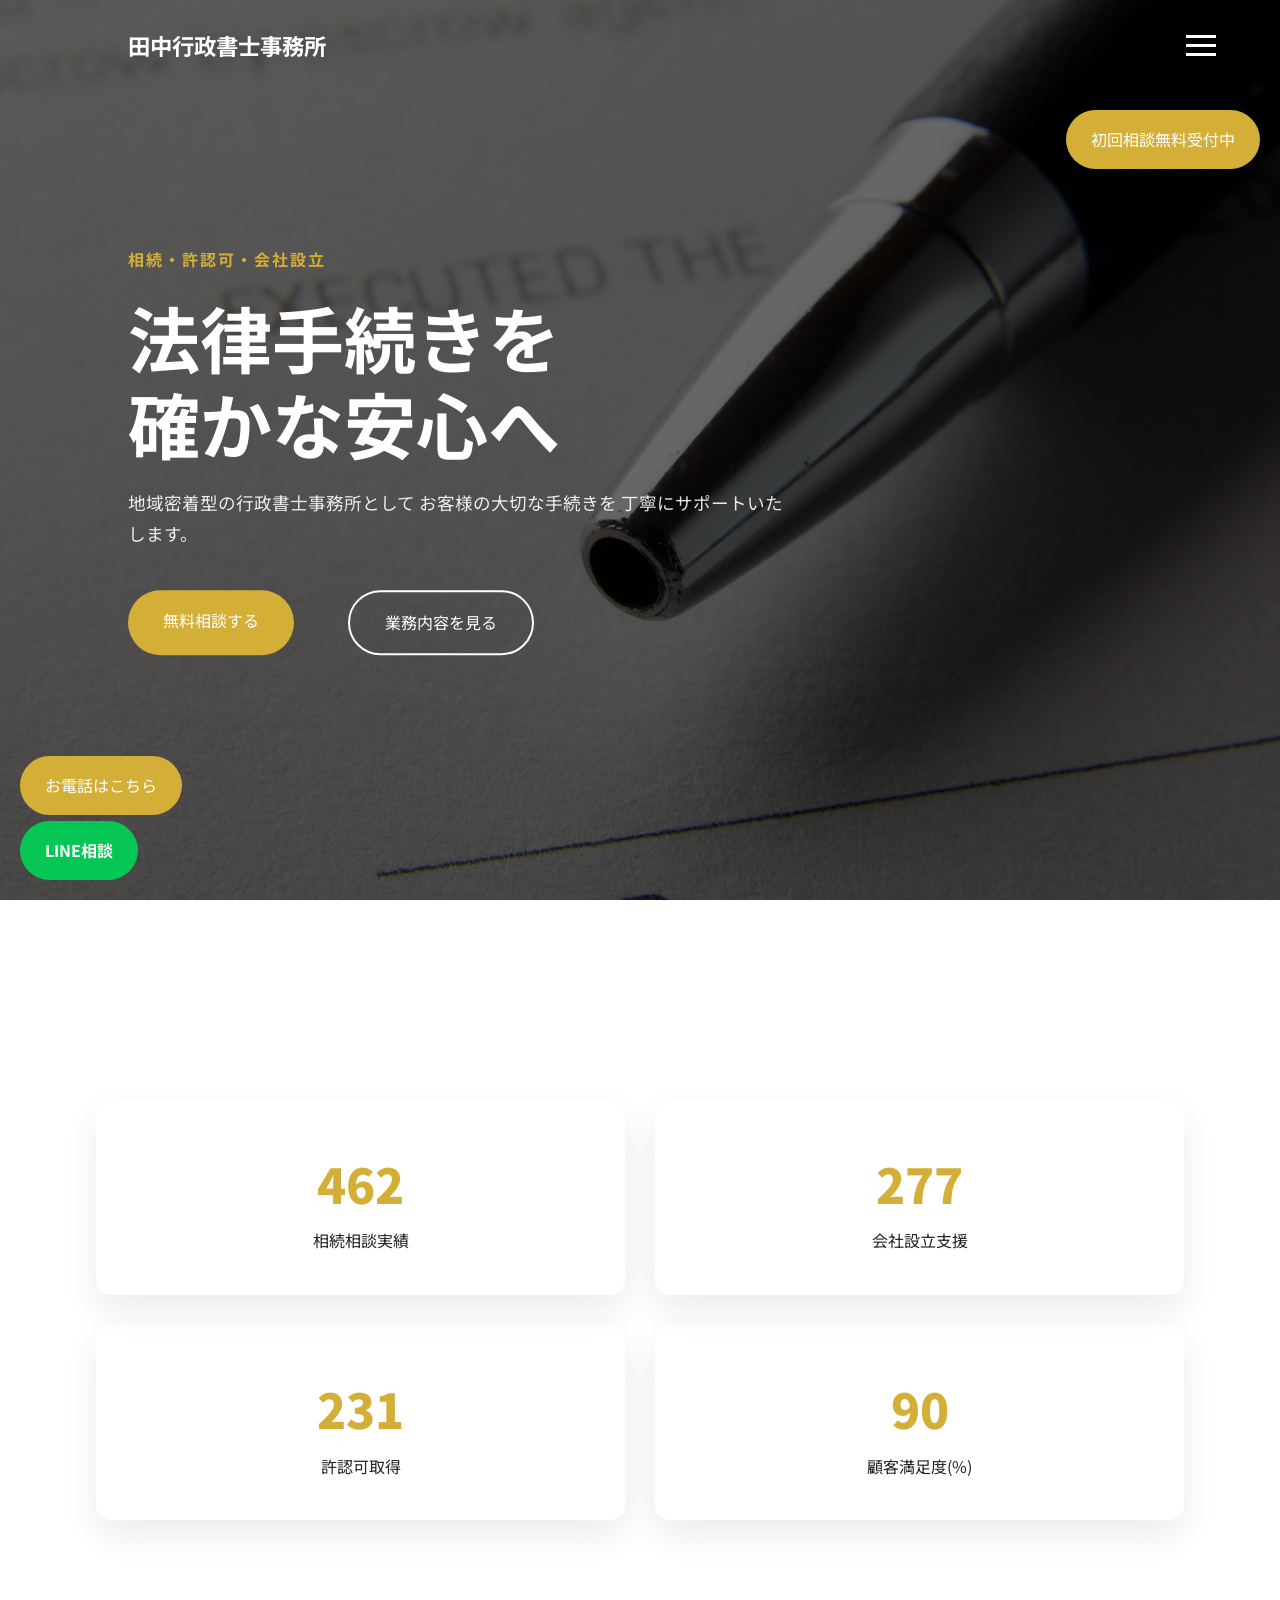
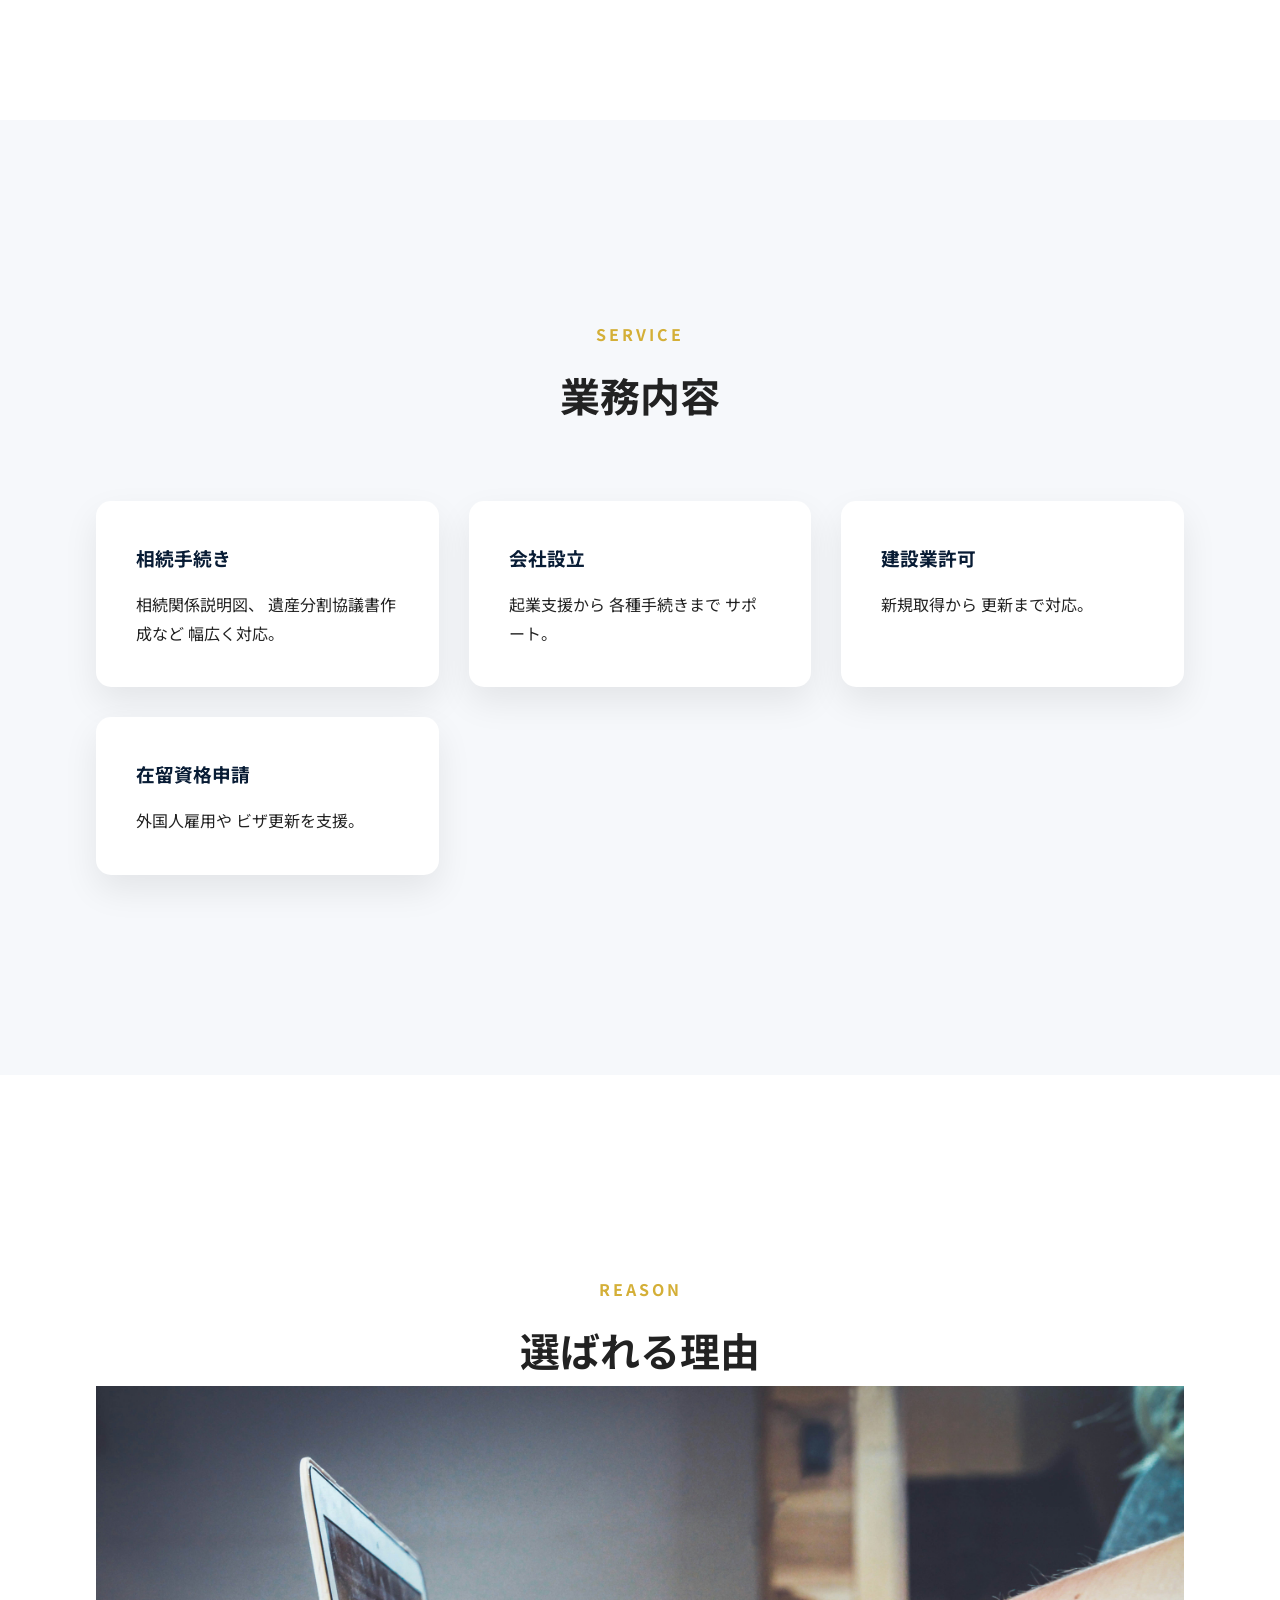
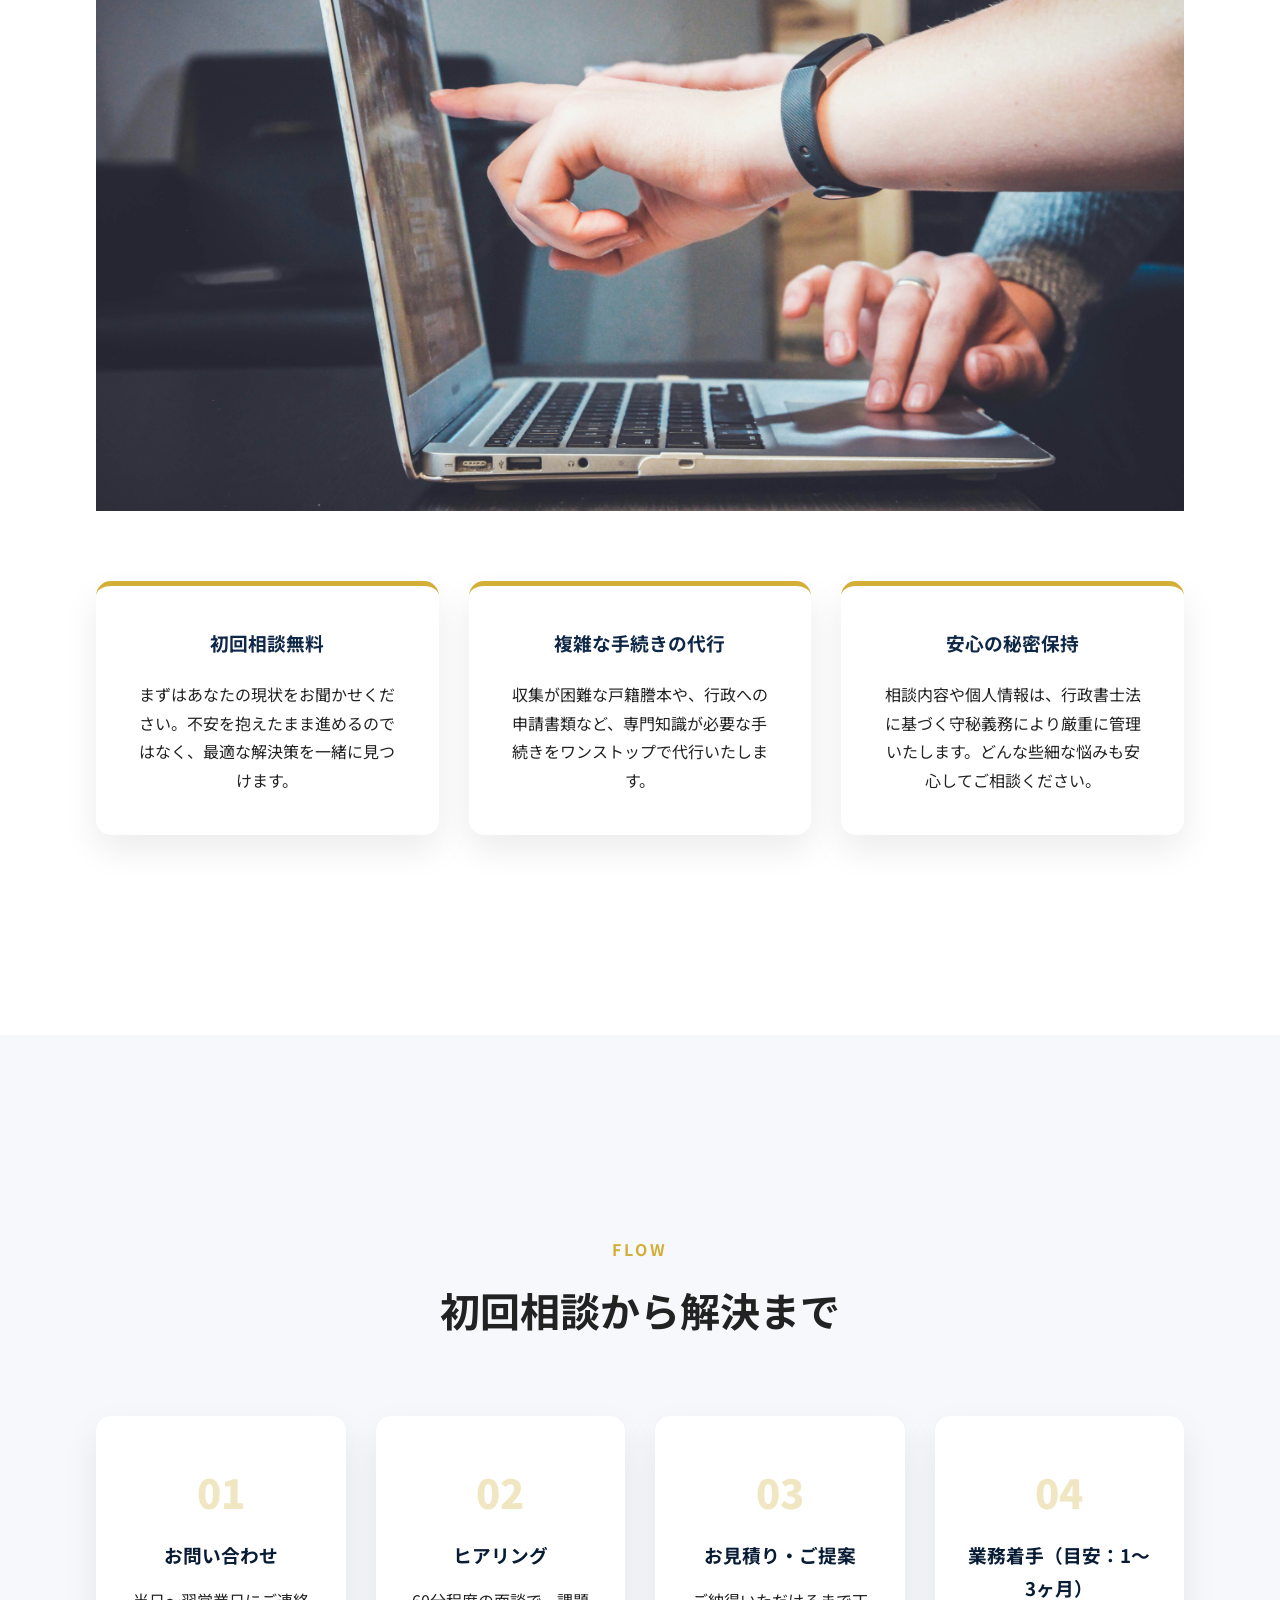
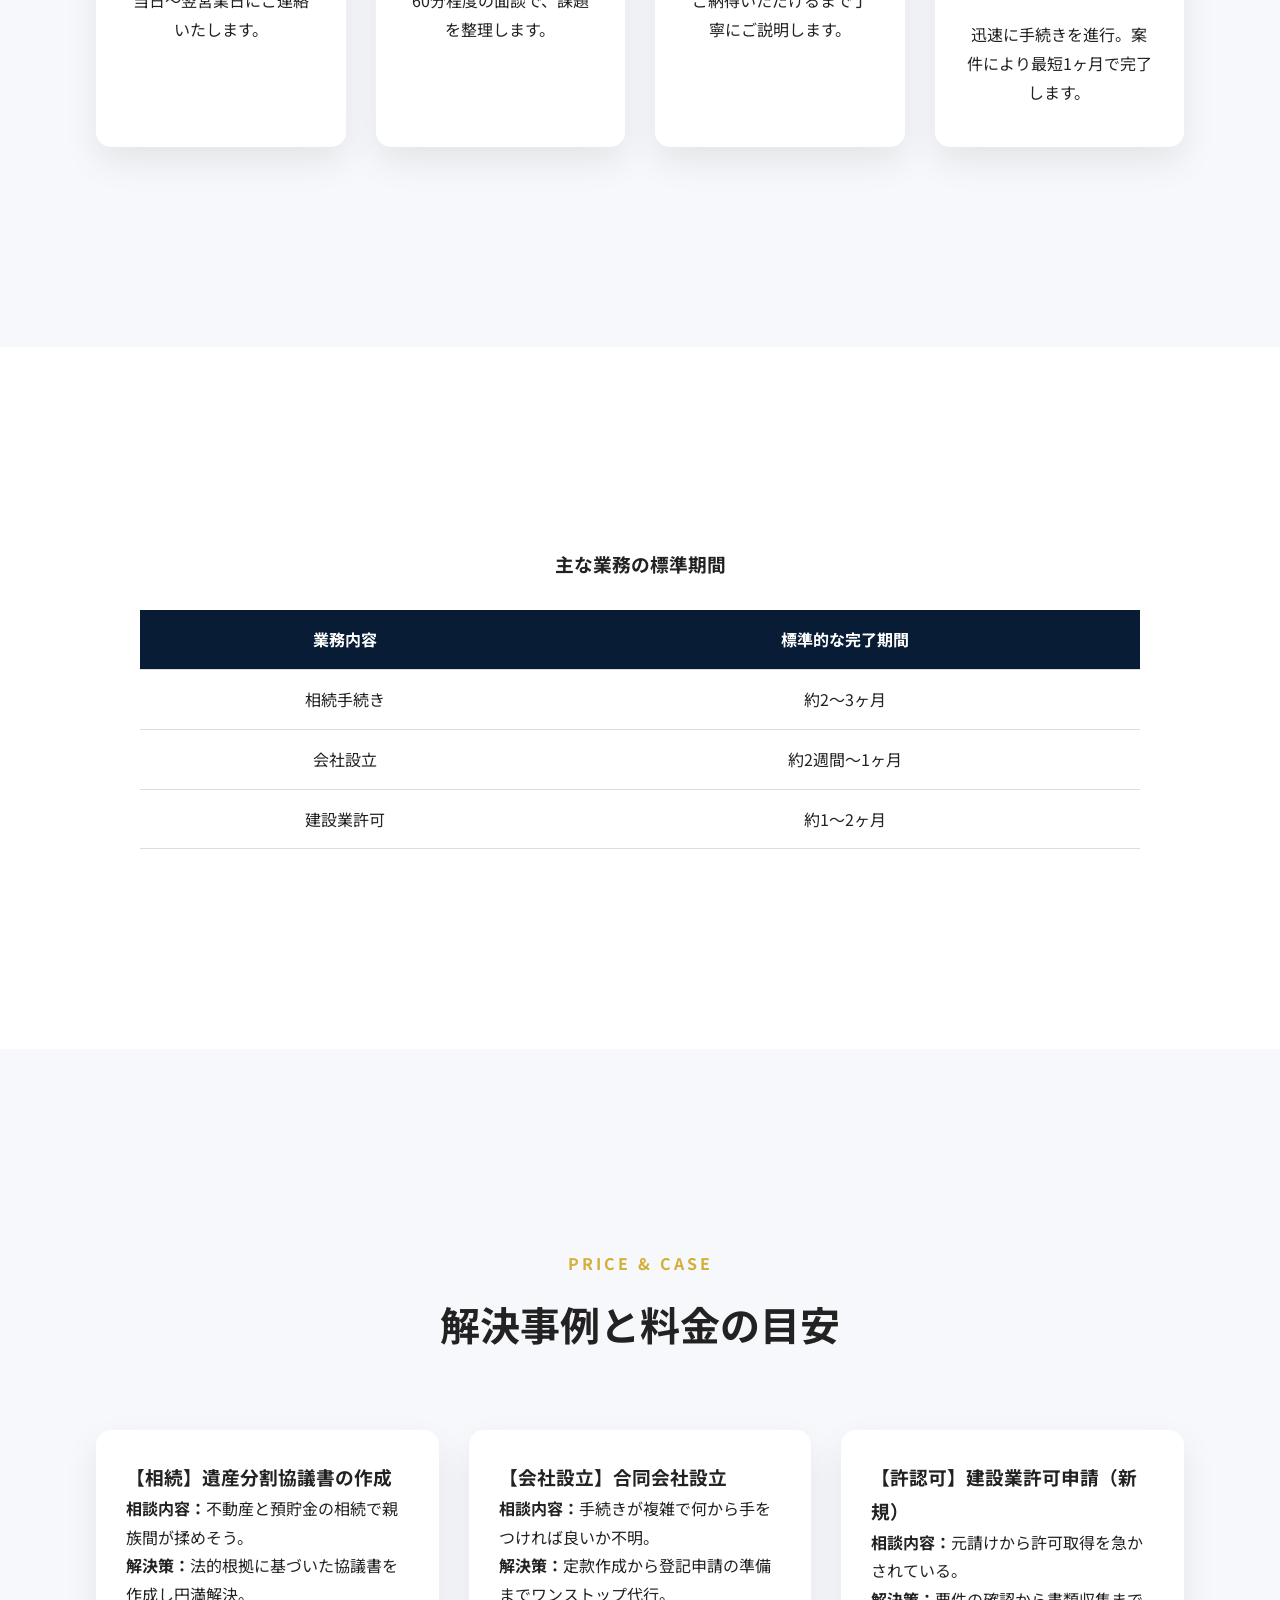
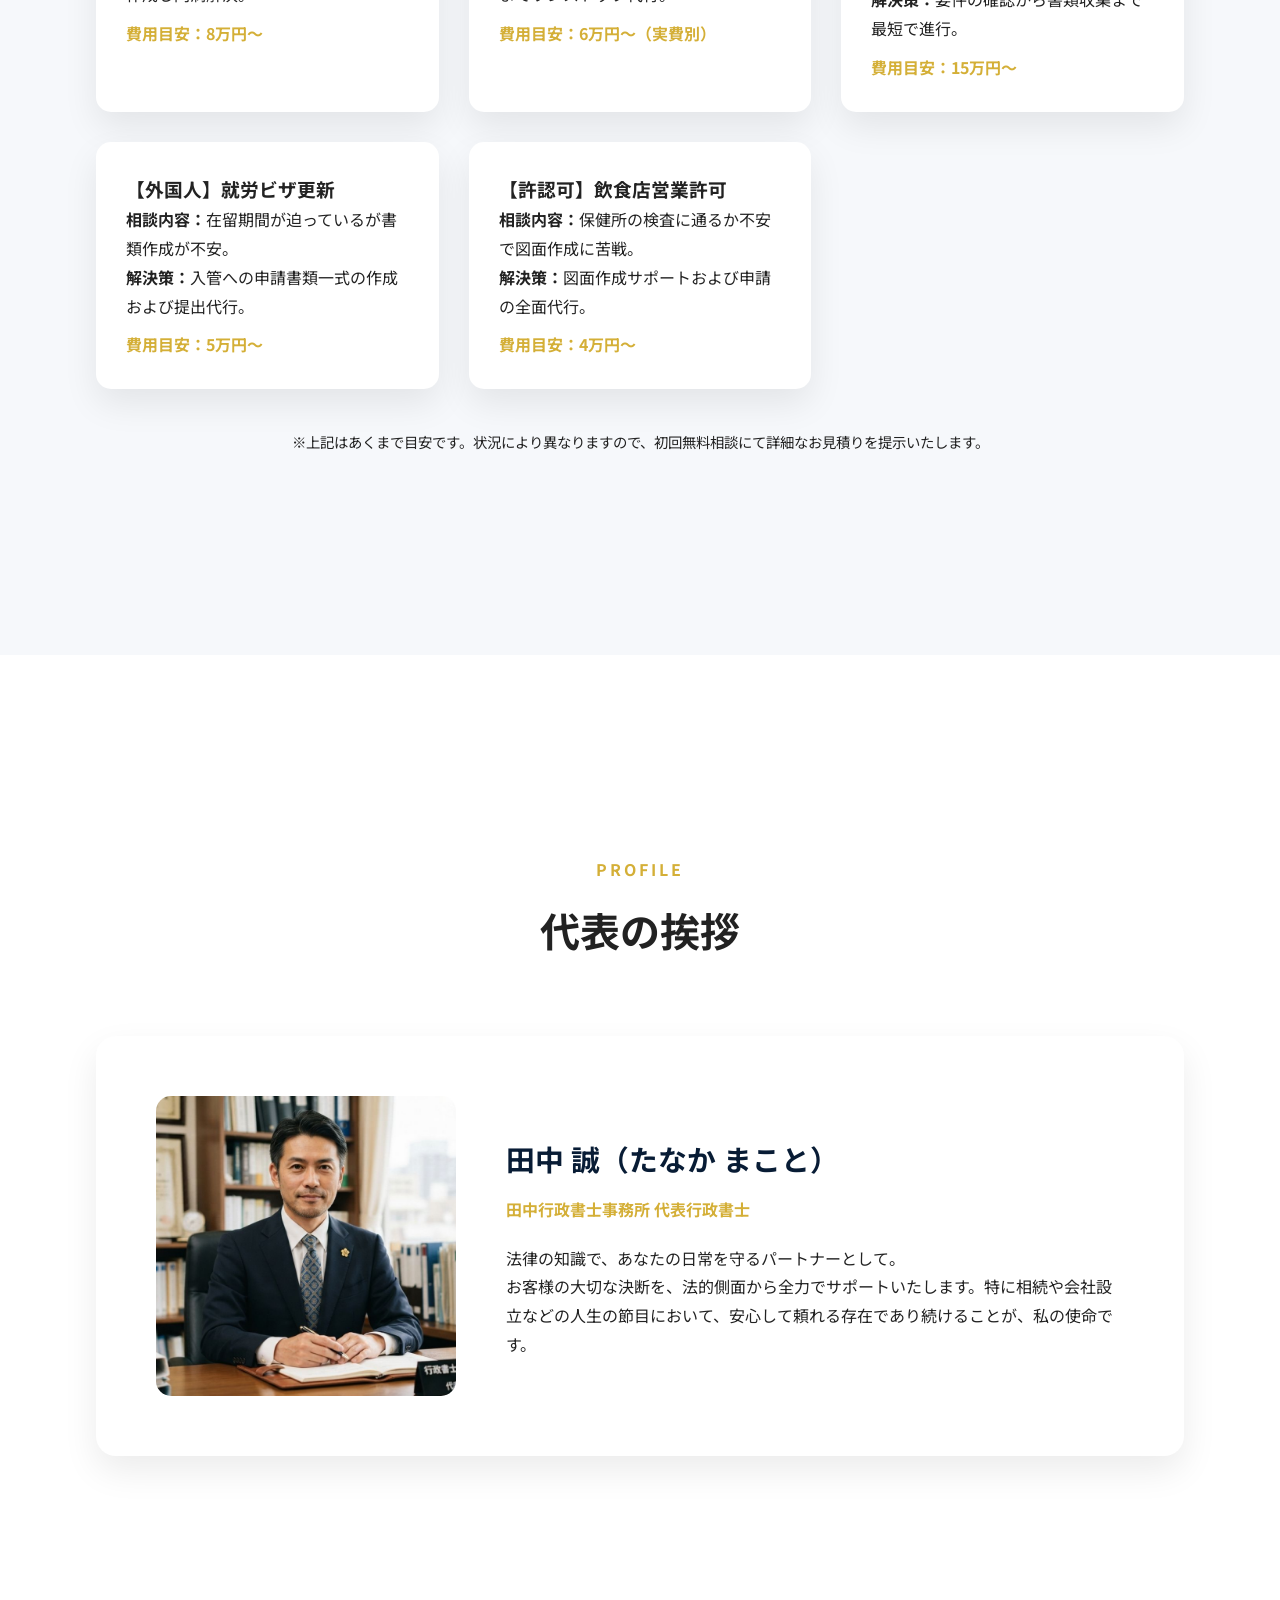
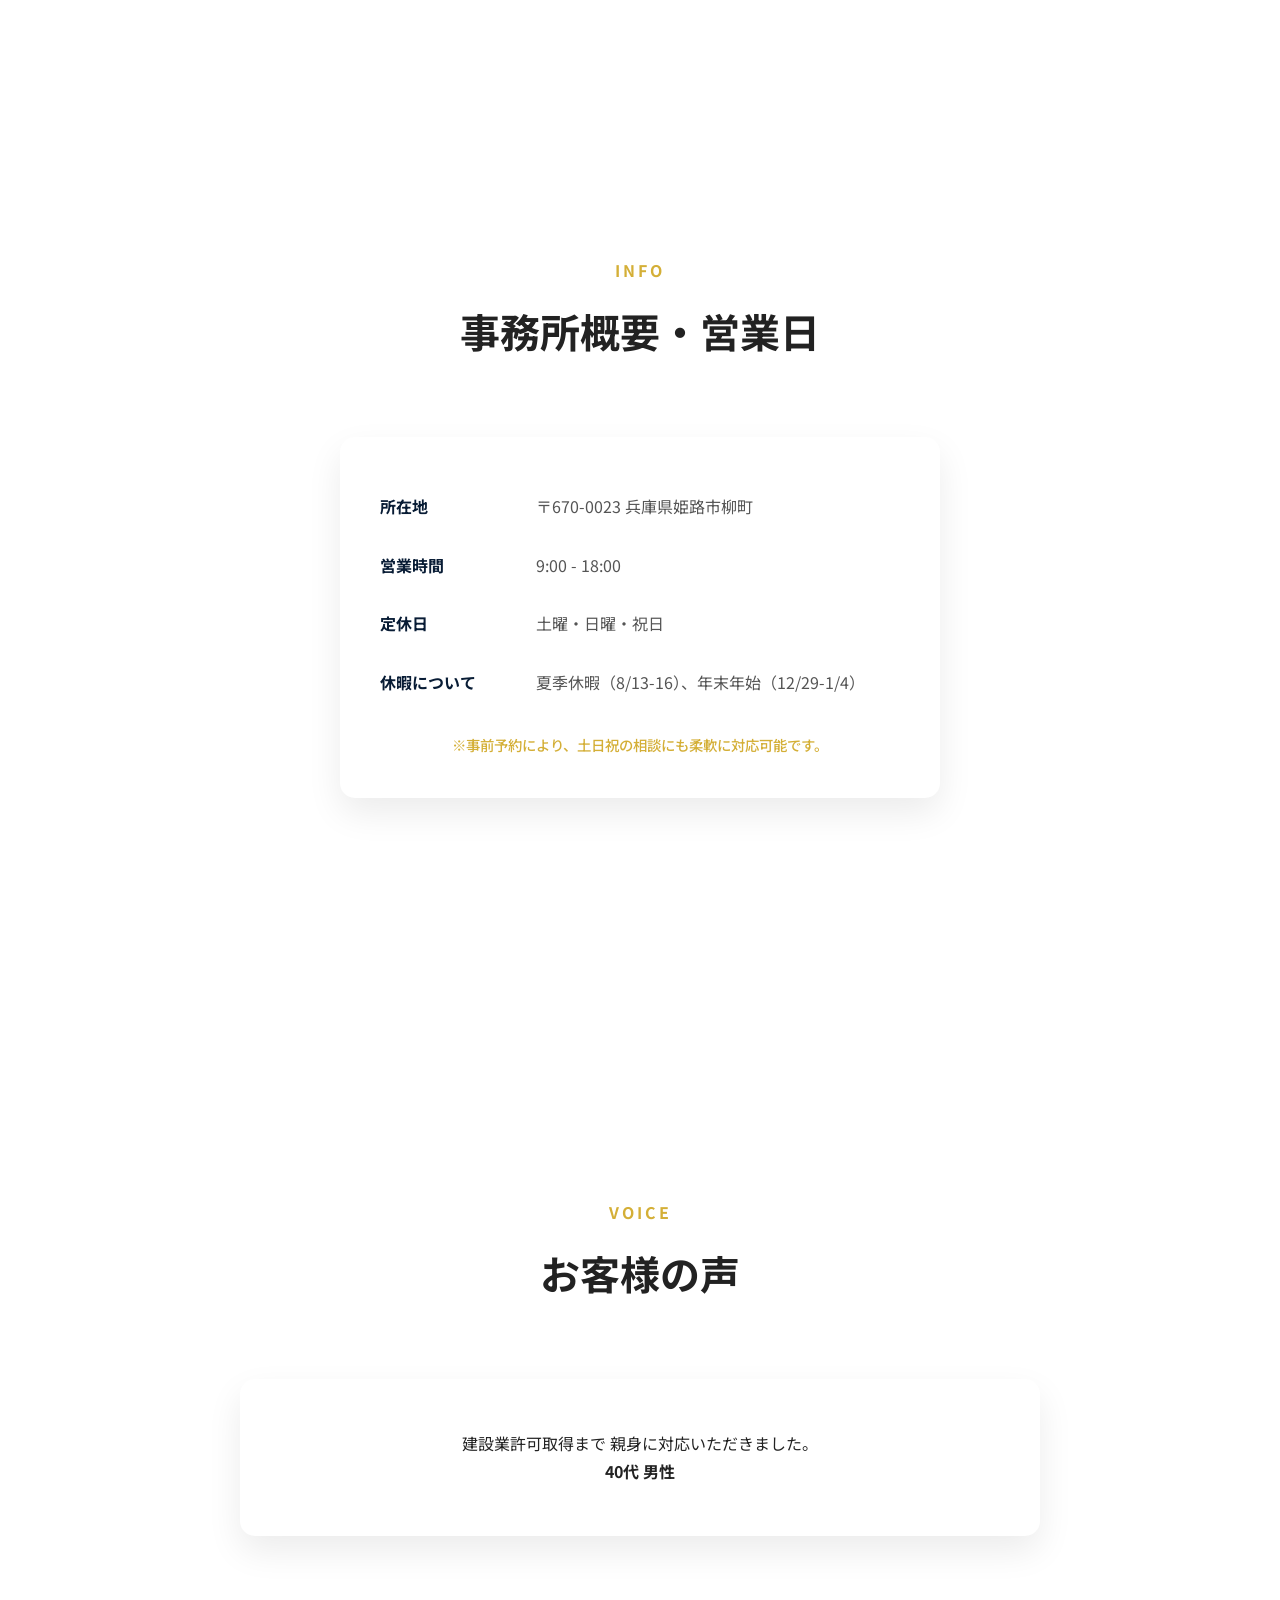
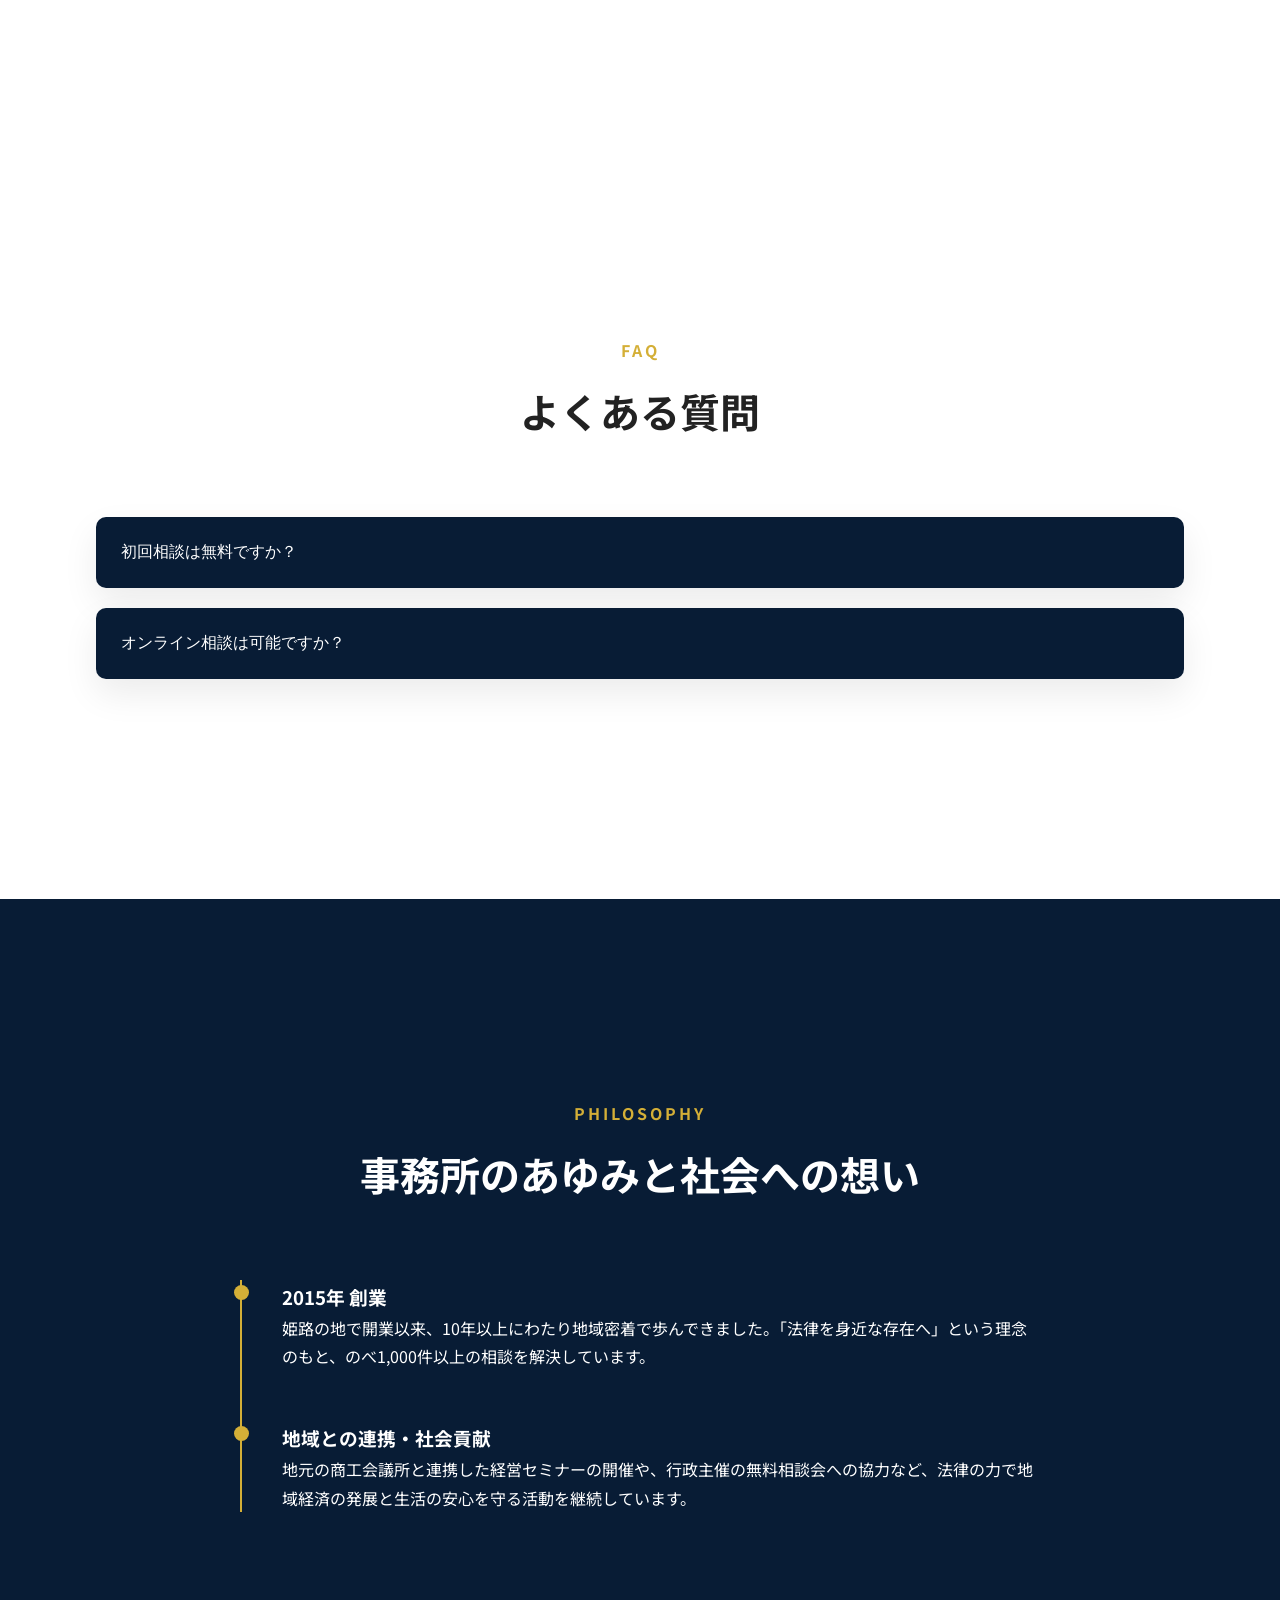
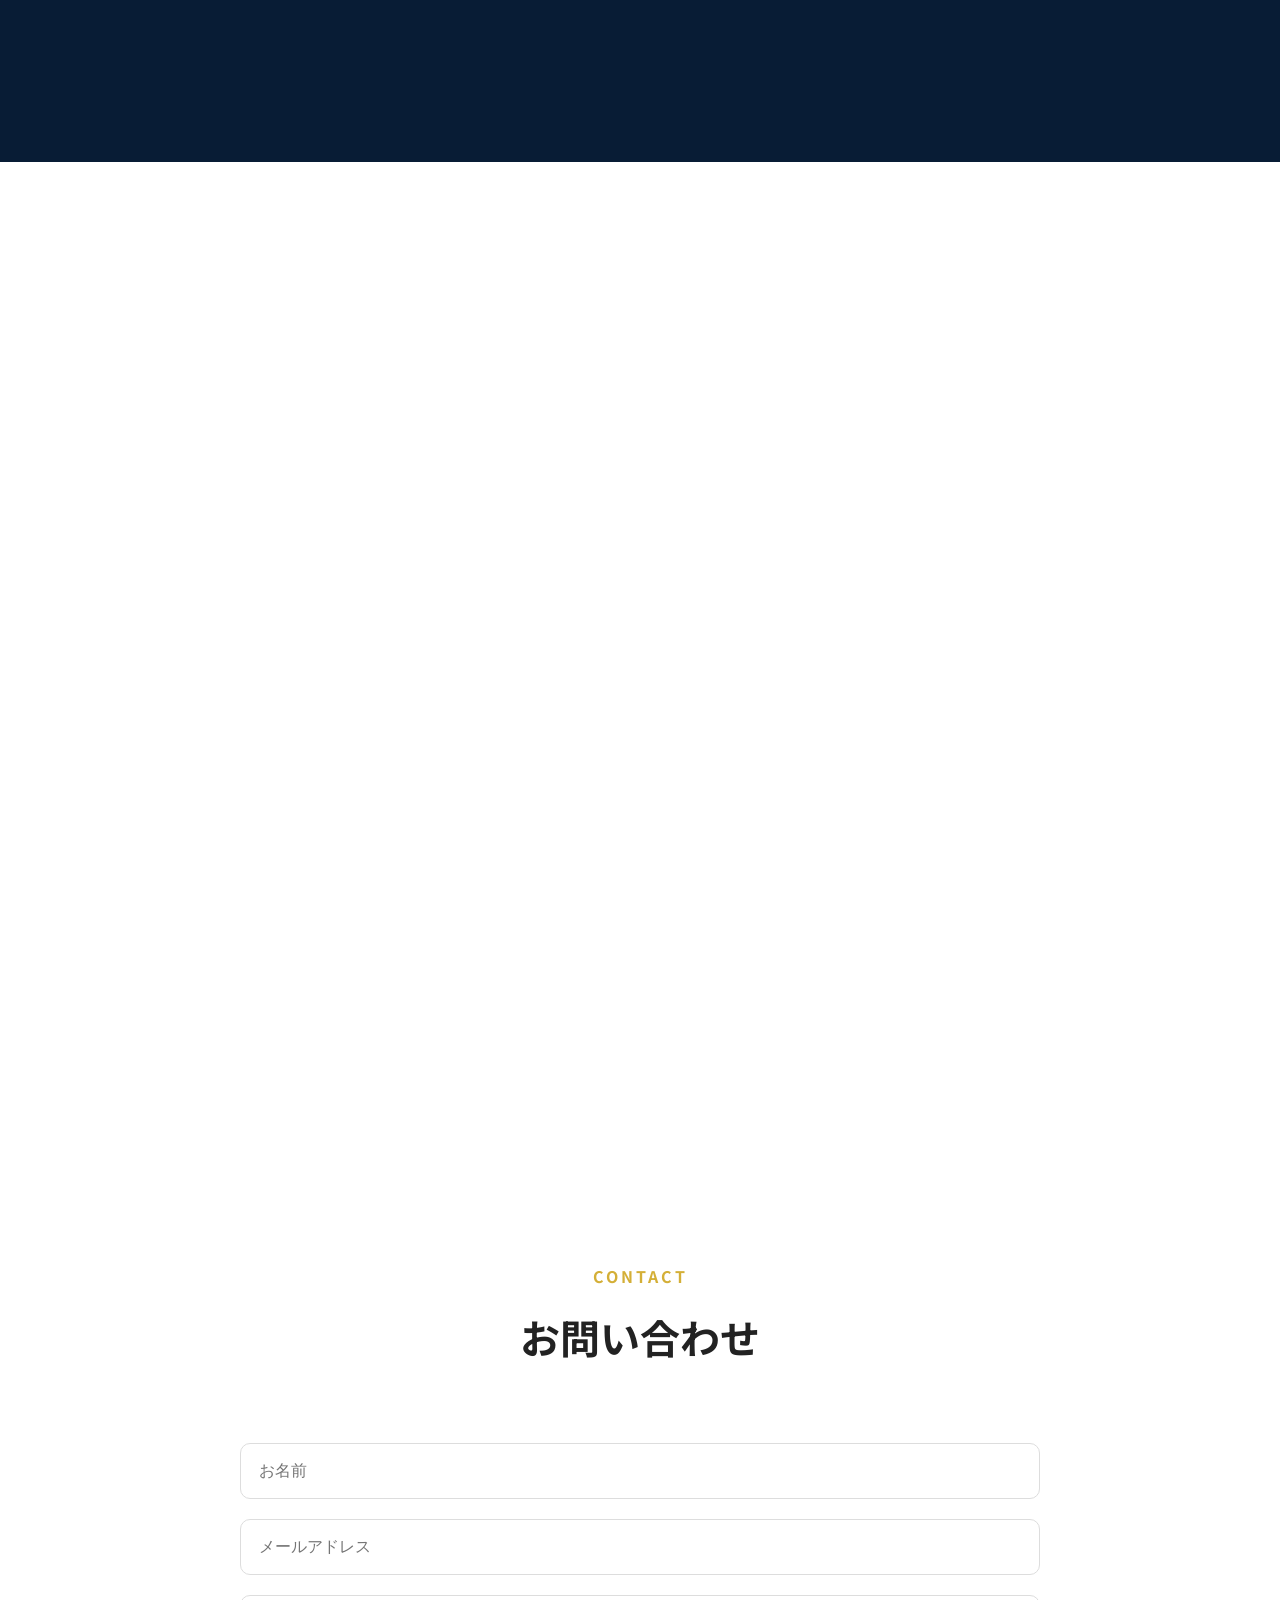
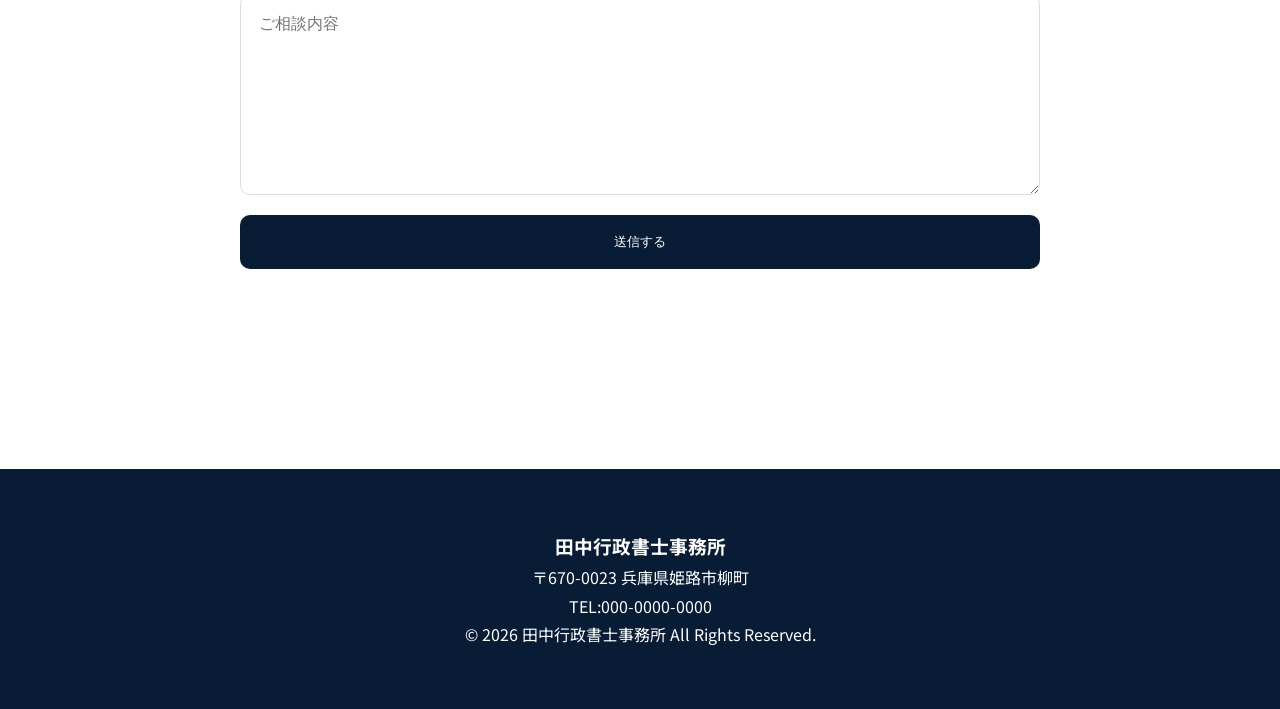
<file: index.html>
<!DOCTYPE html>
<html lang="ja">

<head>
    <meta charset="UTF-8">
    <meta name="viewport" content="width=device-width, initial-scale=1.0">
    <title>田中行政書士事務所 | 相続・許認可・会社設立の専門家</title>
    <meta name="description" content="田中行政書士事務所は相続手続き、会社設立、建設業許可、外国人在留資格申請など幅広く対応。初回相談無料。">
    <meta name="keywords" content="行政書士,相続,会社設立,建設業許可,ビザ申請,許認可">
    <meta name="robots" content="noindex, nofollow">
    <link rel="stylesheet" href="style3.css">
    <link rel="preconnect" href="https://fonts.googleapis.com">
    <link rel="preconnect" href="https://fonts.gstatic.com" crossorigin>
    <link href="https://fonts.googleapis.com/css2?family=Noto+Sans+JP:wght@300;400;500;700;900&display=swap"
        rel="stylesheet">
</head>

<body>
    <header id="header">
        <div class="container header-inner">
            <div class="logo">
                <span>田中行政書士事務所</span>
            </div>
            <nav class="nav-menu">
                <a href="#service">業務内容</a>
                <a href="#choose">選ばれる理由</a>
                <a href="#price-case">実績</a>
                <a href="#profile">代表の挨拶</a>
                <a href="#info">休暇日について</a>
                <a href="#voice">お客様の声</a>
                <a href="#faq">FAQ</a>
                <a href="#history">事務所のあゆみ</a>
                <a href="#contact">お問い合わせ</a>
            </nav>

            <div class="hamburger">
                <span></span>
                <span></span>
                <span></span>
            </div>
        </div>
    </header>

    <div class="free-banner">
        初回相談無料受付中
    </div>
    <a href="#" class="line-btn">
        LINE相談
    </a>
    <a href="tel:0000000000" class="tel-btn">
        お電話はこちら
    </a>


    <section class="hero">
        <div class="hero-overlay"></div>
        <img src="images/etc3_1.jpg" alt="行政書士">
        <div class="hero-content">
            <p class="hero-sub">
                相続・許認可・会社設立
            </p>
            <h1>
                法律手続きを<br>
                確かな安心へ
            </h1>
            <p class="hero-text">
                地域密着型の行政書士事務所として
                お客様の大切な手続きを
                丁寧にサポートいたします。
            </p>
            <div class="hero-buttons">
                <a href="#contact" class="btn-primary">
                    無料相談する
                </a>
                <a href="#service" class="btn-secondary">
                    業務内容を見る
                </a>
            </div>
        </div>
    </section>


    <section class="counter-section">
        <div class="container">
            <div class="counter-grid">
                <div class="counter-card">
                    <span class="counter" data-target="500">
                        0
                    </span>
                    <p>相続相談実績</p>
                </div>
                <div class="counter-card">
                    <span class="counter" data-target="300">
                        0
                    </span>
                    <p>会社設立支援</p>
                </div>
                <div class="counter-card">
                    <span class="counter" data-target="250">
                        0
                    </span>
                    <p>許認可取得</p>
                </div>
                <div class="counter-card">
                    <span class="counter" data-target="98">
                        0
                    </span>
                    <p>顧客満足度(%)</p>
                </div>
            </div>
        </div>
    </section>


    <section id="service" class="service section">
        <div class="container">
            <div class="section-title">
                <span>SERVICE</span>
                <h2>業務内容</h2>
            </div>
            <div class="service-grid">
                <div class="service-card fade">
                    <h3>相続手続き</h3>
                    <p>
                        相続関係説明図、
                        遺産分割協議書作成など
                        幅広く対応。
                    </p>
                </div>
                <div class="service-card fade">
                    <h3>会社設立</h3>
                    <p>
                        起業支援から
                        各種手続きまで
                        サポート。
                    </p>
                </div>
                <div class="service-card fade">
                    <h3>建設業許可</h3>
                    <p>
                        新規取得から
                        更新まで対応。
                    </p>
                </div>
                <div class="service-card fade">
                    <h3>在留資格申請</h3>
                    <p>
                        外国人雇用や
                        ビザ更新を支援。
                    </p>
                </div>
            </div>
        </div>
    </section>

    <section id="choose" class="section strength">
        <div class="container">
            <div class="section-title">
                <span>REASON</span>
                <h2>選ばれる理由</h2>
                <img src="images/etc3_2.jpg" alt="選ばれる理由、をイメージした画像">
            </div>

            <div class="strength-grid">
                <div class="strength-card fade">
                    <h3>初回相談無料</h3>
                    <p>まずはあなたの現状をお聞かせください。不安を抱えたまま進めるのではなく、最適な解決策を一緒に見つけます。</p>
                </div>

                <div class="strength-card fade">
                    <h3>複雑な手続きの代行</h3>
                    <p>収集が困難な戸籍謄本や、行政への申請書類など、専門知識が必要な手続きをワンストップで代行いたします。</p>
                </div>

                <div class="strength-card fade">
                    <h3>安心の秘密保持</h3>
                    <p>相談内容や個人情報は、行政書士法に基づく守秘義務により厳重に管理いたします。どんな些細な悩みも安心してご相談ください。</p>
                </div>

            </div>
        </div>
    </section>

    <section id="flow" class="section flow">
        <div class="container">
            <div class="section-title">
                <span>FLOW</span>
                <h2>初回相談から解決まで</h2>
            </div>
            <div class="flow-grid">
                <div class="flow-step fade">
                    <div class="step-num">01</div>
                    <h3>お問い合わせ</h3>
                    <p>当日〜翌営業日にご連絡いたします。</p>
                </div>
                <div class="flow-step fade">
                    <div class="step-num">02</div>
                    <h3>ヒアリング</h3>
                    <p>60分程度の面談で、課題を整理します。</p>
                </div>
                <div class="flow-step fade">
                    <div class="step-num">03</div>
                    <h3>お見積り・ご提案</h3>
                    <p>ご納得いただけるまで丁寧にご説明します。</p>
                </div>
                <div class="flow-step fade">
                    <div class="step-num">04</div>
                    <h3>業務着手（目安：1〜3ヶ月）</h3>
                    <p>迅速に手続きを進行。案件により最短1ヶ月で完了します。</p>
                </div>
            </div>
        </div>
    </section>

    <section class="section service-time">
        <div class="container">
            <h3 style="text-align: center; margin-bottom: 30px;">主な業務の標準期間</h3>
            <table class="time-table">
                <tr>
                    <th>業務内容</th>
                    <th>標準的な完了期間</th>
                </tr>
                <tr>
                    <td>相続手続き</td>
                    <td>約2〜3ヶ月</td>
                </tr>
                <tr>
                    <td>会社設立</td>
                    <td>約2週間〜1ヶ月</td>
                </tr>
                <tr>
                    <td>建設業許可</td>
                    <td>約1〜2ヶ月</td>
                </tr>
            </table>
        </div>
    </section>

    <section id="price-case" class="section" style="background: #f6f8fb;">
        <div class="container">
            <div class="section-title">
                <span>PRICE & CASE</span>
                <h2>解決事例と料金の目安</h2>
            </div>

            <div class="case-grid"
                style="display: grid; grid-template-columns: repeat(auto-fit, minmax(300px, 1fr)); gap: 30px;">
                <!-- 事例1：相続 -->
                <div class="case-card"
                    style="background: white; padding: 30px; border-radius: 15px; box-shadow: var(--shadow);">
                    <h3>【相続】遺産分割協議書の作成</h3>
                    <p><strong>相談内容：</strong>不動産と預貯金の相続で親族間が揉めそう。</p>
                    <p><strong>解決策：</strong>法的根拠に基づいた協議書を作成し円満解決。</p>
                    <p style="color:var(--gold); font-weight:bold; margin-top:10px;">費用目安：8万円～</p>
                </div>
                <!-- 事例2：会社設立 -->
                <div class="case-card"
                    style="background: white; padding: 30px; border-radius: 15px; box-shadow: var(--shadow);">
                    <h3>【会社設立】合同会社設立</h3>
                    <p><strong>相談内容：</strong>手続きが複雑で何から手をつければ良いか不明。</p>
                    <p><strong>解決策：</strong>定款作成から登記申請の準備までワンストップ代行。</p>
                    <p style="color:var(--gold); font-weight:bold; margin-top:10px;">費用目安：6万円～（実費別）</p>
                </div>
                <!-- 事例3：建設業許可 -->
                <div class="case-card"
                    style="background: white; padding: 30px; border-radius: 15px; box-shadow: var(--shadow);">
                    <h3>【許認可】建設業許可申請（新規）</h3>
                    <p><strong>相談内容：</strong>元請けから許可取得を急かされている。</p>
                    <p><strong>解決策：</strong>要件の確認から書類収集まで最短で進行。</p>
                    <p style="color:var(--gold); font-weight:bold; margin-top:10px;">費用目安：15万円～</p>
                </div>
                <!-- 事例4：在留資格 -->
                <div class="case-card"
                    style="background: white; padding: 30px; border-radius: 15px; box-shadow: var(--shadow);">
                    <h3>【外国人】就労ビザ更新</h3>
                    <p><strong>相談内容：</strong>在留期間が迫っているが書類作成が不安。</p>
                    <p><strong>解決策：</strong>入管への申請書類一式の作成および提出代行。</p>
                    <p style="color:var(--gold); font-weight:bold; margin-top:10px;">費用目安：5万円～</p>
                </div>
                <!-- 事例5：許認可（飲食店） -->
                <div class="case-card"
                    style="background: white; padding: 30px; border-radius: 15px; box-shadow: var(--shadow);">
                    <h3>【許認可】飲食店営業許可</h3>
                    <p><strong>相談内容：</strong>保健所の検査に通るか不安で図面作成に苦戦。</p>
                    <p><strong>解決策：</strong>図面作成サポートおよび申請の全面代行。</p>
                    <p style="color:var(--gold); font-weight:bold; margin-top:10px;">費用目安：4万円～</p>
                </div>
            </div>

            <p style="margin-top:40px; text-align:center; font-size:0.9rem;">
                ※上記はあくまで目安です。状況により異なりますので、初回無料相談にて詳細なお見積りを提示いたします。</p>
        </div>
    </section>
    <section id="profile" class="section profile">
        <div class="container">
            <div class="section-title">
                <span>PROFILE</span>
                <h2>代表の挨拶</h2>
            </div>
            <div class="profile-content fade">
                <div class="profile-image">
                    <img src="images/owner0.jpg" alt="行政書士田中">
                </div>
                <div class="profile-text">
                    <h3>田中 誠（たなか まこと）</h3>
                    <p class="role">田中行政書士事務所 代表行政書士</p>
                    <p>法律の知識で、あなたの日常を守るパートナーとして。<br>
                        お客様の大切な決断を、法的側面から全力でサポートいたします。特に相続や会社設立などの人生の節目において、安心して頼れる存在であり続けることが、私の使命です。</p>
                </div>
            </div>
        </div>
    </section>

    <section id="info" class="section info">
        <div class="container">
            <div class="section-title">
                <span>INFO</span>
                <h2>事務所概要・営業日</h2>
            </div>
            <div class="info-content fade">
                <div class="info-box">
                    <table>
                        <tr>
                            <th>所在地</th>
                            <td>〒670-0023 兵庫県姫路市柳町</td>
                        </tr>
                        <tr>
                            <th>営業時間</th>
                            <td>9:00 - 18:00</td>
                        </tr>
                        <tr>
                            <th>定休日</th>
                            <td>土曜・日曜・祝日</td>
                        </tr>
                        <tr>
                            <th>休暇について</th>
                            <td>夏季休暇（8/13-16）、年末年始（12/29-1/4）</td>
                        </tr>
                    </table>
                    <p class="note">※事前予約により、土日祝の相談にも柔軟に対応可能です。</p>
                </div>
            </div>
        </div>
    </section>
    <section id="voice" class="voice section">
        <div class="container">
            <div class="section-title">
                <span>VOICE</span>
                <h2>お客様の声</h2>
            </div>
            <div class="voice-slider fade">
                <div class="voice-slide active">
                    <p>
                        相続手続きについて
                        丁寧に説明していただき
                        安心して進められました。
                    </p>
                    <h4>50代 男性</h4>
                </div>
                <div class="voice-slide">
                    <p>
                        会社設立をスムーズに
                        進めることができました。
                    </p>
                    <h4>30代 女性</h4>
                </div>
                <div class="voice-slide">
                    <p>
                        建設業許可取得まで
                        親身に対応いただきました。
                    </p>
                    <h4>40代 男性</h4>
                </div>
            </div>
        </div>
    </section>
    <section id="faq" class="faq section">
        <div class="container">
            <div class="section-title">
                <span>FAQ</span>
                <h2>よくある質問</h2>
            </div>
            <div class="faq-item fade">
                <button class="faq-question">
                    初回相談は無料ですか？
                </button>
                <div class="faq-answer">
                    <p>
                        はい、初回相談は無料です。
                    </p>
                </div>
            </div>
            <div class="faq-item">
                <button class="faq-question fade">
                    オンライン相談は可能ですか？
                </button>
                <div class="faq-answer">
                    <p>
                        ZoomやGoogle Meetに対応しております。
                    </p>
                </div>
            </div>
        </div>
    </section>

    <section id="history" class="section history">
        <div class="container">
            <div class="section-title">
                <span>PHILOSOPHY</span>
                <h2>事務所のあゆみと社会への想い</h2>
            </div>

            <div class="history-content">
                <div class="history-item fade">
                    <h3>2015年 創業</h3>
                    <p>姫路の地で開業以来、10年以上にわたり地域密着で歩んできました。「法律を身近な存在へ」という理念のもと、のべ1,000件以上の相談を解決しています。</p>
                </div>
                <div class="history-item fade">
                    <h3>地域との連携・社会貢献</h3>
                    <p>地元の商工会議所と連携した経営セミナーの開催や、行政主催の無料相談会への協力など、法律の力で地域経済の発展と生活の安心を守る活動を継続しています。</p>
                </div>
            </div>
        </div>
    </section>

    <section class="map section">

        <iframe
            src="https://www.google.com/maps/embed?pb=!1m16!1m12!1m3!1d5532.943595420642!2d134.6846605592216!3d34.83731732303492!2m3!1f0!2f0!3f0!3m2!1i1024!2i768!4f13.1!2m1!1z5aer6Lev5biC5biC5YaF!5e0!3m2!1sja!2sjp!4v1782358657494!5m2!1sja!2sjp"
            loading="lazy">
        </iframe>
    </section>

    <section id="contact" class="contact section">

        <div class="container fade">

            <div class="section-title">

                <span>CONTACT</span>

                <h2>お問い合わせ</h2>

            </div>

            <form>
                <input type="text" placeholder="お名前">
                <input type="email" placeholder="メールアドレス">
                <textarea placeholder="ご相談内容"></textarea>
                <button type="submit">
                    送信する
                </button>
            </form>
        </div>
    </section>

    <button id="topBtn">
        ↑
    </button>

    <footer>
        <div class="container">
            <h3>田中行政書士事務所</h3>
            <p>
                〒670-0023 兵庫県姫路市柳町
            </p>
            <p>
                TEL:000-0000-0000
            </p>
            <p>
                © 2026 田中行政書士事務所 All Rights Reserved.
            </p>
        </div>
    </footer>

    <script>


        const hamburger = document.querySelector('.hamburger');
        const navMenu = document.querySelector('.nav-menu');

        hamburger.addEventListener('click', () => {
            hamburger.classList.toggle('active');
            navMenu.classList.toggle('active');
        });

        document.querySelectorAll('.nav-menu a').forEach(link => {
            link.addEventListener('click', () => {
                hamburger.classList.remove('active');
                navMenu.classList.remove('active');
            });
        });


        const header = document.getElementById('header');

        window.addEventListener('scroll', () => {

            if (window.scrollY > 80) {
                header.classList.add('scrolled');
            } else {
                header.classList.remove('scrolled');
            }

        });


        const topBtn = document.getElementById('topBtn');

        window.addEventListener('scroll', () => {
            if (window.scrollY > 400) {
                topBtn.style.display = 'block';
            } else {
                topBtn.style.display = 'none';
            }
        });

        topBtn.addEventListener('click', () => {
            window.scrollTo({
                top: 0,
                behavior: 'smooth'
            });
        });


        const counters = document.querySelectorAll('.counter');
        let counterStarted = false;
        function startCounters() {
            if (counterStarted) return;
            const trigger =
                document.querySelector('.counter-section');
            const triggerTop =
                trigger.getBoundingClientRect().top;
            if (triggerTop < window.innerHeight - 100) {
                counterStarted = true;
                counters.forEach(counter => {
                    const target =
                        Number(counter.dataset.target);
                    let count = 0;
                    const increment =
                        target / 120;
                    const updateCounter = () => {
                        count += increment;
                        if (count < target) {
                            counter.innerText =
                                Math.floor(count);
                            requestAnimationFrame(updateCounter);
                        } else {
                            counter.innerText = target;
                        }
                    };
                    updateCounter();
                });
            }

        }

        window.addEventListener('scroll', startCounters);
        window.addEventListener('load', startCounters);


        const faqQuestions =
            document.querySelectorAll('.faq-question');
        faqQuestions.forEach(question => {
            question.addEventListener('click', () => {
                const answer =
                    question.nextElementSibling;
                const isOpen =
                    answer.style.maxHeight;
                document
                    .querySelectorAll('.faq-answer')
                    .forEach(item => {
                        item.style.maxHeight = null;
                    });

                if (!isOpen) {
                    answer.style.maxHeight =
                        answer.scrollHeight + 'px';
                }
            });
        });

        const slides =
            document.querySelectorAll('.voice-slide');
        let currentSlide = 0;
        function showSlide(index) {
            slides.forEach(slide => {
                slide.classList.remove('active');
            });
            slides[index].classList.add('active');
        }

        function nextSlide() {
            currentSlide++;
            if (currentSlide >= slides.length) {
                currentSlide = 0;
            }
            showSlide(currentSlide);
        }
        if (slides.length > 0) {
            setInterval(nextSlide, 3000);
        }


        const fadeItems =
            document.querySelectorAll('.fade');
        function fadeIn() {
            fadeItems.forEach(item => {
                const itemTop =
                    item.getBoundingClientRect().top;
                const trigger =
                    window.innerHeight * 0.65;
                if (itemTop < trigger) {
                    item.classList.add('show');
                }
            });

        }

        window.addEventListener('scroll', fadeIn);
        window.addEventListener('load', fadeIn);

        document
            .querySelectorAll('a[href^="#"]')
            .forEach(anchor => {
                anchor.addEventListener('click', function (e) {
                    e.preventDefault();
                    const target =
                        document.querySelector(
                            this.getAttribute('href')
                        );
                    if (target) {
                        target.scrollIntoView({
                            behavior: 'smooth'
                        });
                    }
                });
            });

        const lineBtn =
            document.querySelector('.line-btn');
        if (lineBtn) {
            setInterval(() => {
                lineBtn.animate([
                    { transform: 'scale(1)' },
                    { transform: 'scale(1.08)' },
                    { transform: 'scale(1)' }
                ], {
                    duration: 1200
                });
            }, 5000);

        }

        const freeBanner =
            document.querySelector('.free-banner');
        window.addEventListener('scroll', () => {
            if (window.scrollY > 1200) {
                freeBanner.style.opacity = '.7';
            } else {
                freeBanner.style.opacity = '1';
            }
        });


        const footer =
            document.querySelector('footer');
        window.addEventListener('scroll', () => {
            const footerTop =
                footer.getBoundingClientRect().top;
            const screenHeight =
                window.innerHeight;
            if (footerTop < screenHeight) {
                topBtn.style.bottom = '120px';
            } else {
                topBtn.style.bottom = '20px';
            }

        });


        showSlide(0);
        fadeIn();
        startCounters();


    </script>
</body>

</html>
</file>
<file: style3.css>
@charset "utf-8";


*{
    margin:0;
    padding:0;
    box-sizing:border-box;
}

html{
    scroll-behavior:smooth;
}

body{
    font-family:'Noto Sans JP',sans-serif;
    color:#222;
    background:#ffffff;
    line-height:1.8;
    overflow-x:hidden;
}

img{
    max-width:100%;
    display:block;
}

a{
    text-decoration:none;
}

ul{
    list-style:none;
}

/* ===================================
   共通
=================================== */

:root{

    --navy:#081c35;
    --navy2:#102848;

    --gold:#d4af37;

    --white:#ffffff;

    --gray:#f6f8fb;

    --shadow:
    0 15px 35px rgba(0,0,0,.08);

}

.container {
    width: 85%;
    max-width: 1200px;
    margin: auto;
}
.section{
    padding:200px 0;
}

.section-title{
    text-align:center;
    margin-bottom:70px;
}

.section-title span{
    color:var(--gold);
    letter-spacing:3px;
    font-weight:700;
}

.section-title h2{
    font-size:2.5rem;
    margin-top:10px;
}

/* ===================================
   HEADER
=================================== */

header{

    position:fixed;

    top:0;

    left:0;

    width:100%;

    z-index:9999;

    transition:.4s;

}

header.scrolled{

    background:rgba(8,28,53,.95);

    backdrop-filter:blur(10px);

    box-shadow:0 5px 20px rgba(0,0,0,.2);

}

.header-inner {
    height: 90px;
    display: flex;
    justify-content: space-between;
    align-items: center;
    margin-left: 10vw;
}

.logo{

    color:white;

    font-size:1.4rem;

    font-weight:700;

}


.logo span{
    padding-right: 3vw;
    white-space: nowrap;
}

.nav-menu{

    display:flex;

    gap:30px;
    white-space: nowrap;
}

.nav-menu a{

    color:white;

    font-weight:500;

    transition:.3s;

}

.nav-menu a:hover{

    color:var(--gold);

}

/* ===================================
   ハンバーガー
=================================== */

.hamburger{

    display:none;

    flex-direction:column;

    cursor:pointer;

    gap:6px;

}

.hamburger span{

    width:30px;

    height:3px;

    background:white;

    transition:.3s;

}

.hamburger.active span:nth-child(1){

    transform:rotate(45deg)
    translate(7px,7px);

}

.hamburger.active span:nth-child(2){

    opacity:0;

}

.hamburger.active span:nth-child(3){

    transform:rotate(-45deg)
    translate(6px,-6px);

}

/* ===================================
   HERO
=================================== */

.hero{

    position:relative;

    height:100vh;

    overflow:hidden;

}

.hero img{

    width:100%;

    height:100%;

    object-fit:cover;

}

.hero-overlay{

    position:absolute;

    inset:0;

    background:
    linear-gradient(
        rgba(0,0,0,.6),
        rgba(0,0,0,.6)
    );

}

.hero-content{

    position:absolute;

    top:50%;

    left:10%;

    transform:translateY(-50%);

    color:white;

    max-width:700px;

}

.hero-sub{

    color:var(--gold);

    font-weight:700;

    letter-spacing:2px;

}

.hero h1{

    font-size:4.5rem;

    line-height:1.2;

    margin:20px 0;

}

.hero-text {
    font-size: 1.1rem;
    opacity: .9;
    padding-right: 30px;
}

.hero-buttons{

    display:flex;

    gap:20px;

    margin-top:40px;

}

.btn-primary {
    background: var(--gold);
    color: white;
    padding: 16px 35px;
    border-radius: 50px;
    transition: .3s;
    margin-right: 34px;
}

.btn-primary:hover,
.btn-secondary:hover {
    background: var(--navy2);
    color: white;
}


.btn-secondary {
    border: 2px solid white;
    color: white;
    padding: 16px 35px;
    border-radius: 50px;
    margin-right: 34px;
    transition: .3s;

}


/* ===================================
   COUNTER
=================================== */

.counter-section{

    padding:200px 0;

    background:white;

}

.counter-grid{

    display:grid;

    grid-template-columns:repeat(4,1fr);

    gap:30px;

}

.counter-card{

    text-align:center;

    padding:40px;

    border-radius:15px;

    box-shadow:var(--shadow);

}

.counter{

    font-size:3rem;

    font-weight:900;

    color:var(--gold);

}

/* ===================================
   SERVICE
=================================== */

.service{

    background:var(--gray);

}

.service-grid{

    display:grid;

    grid-template-columns:
    repeat(auto-fit,minmax(260px,1fr));

    gap:30px;

}

.service-card{

    background:white;

    padding:40px;

    border-radius:15px;

    box-shadow:var(--shadow);

    transition:.4s;

}

.service-card:hover{

    transform:translateY(-10px);

}

.service-card h3{

    color:var(--navy);

    margin-bottom:15px;

}

/* ===================================
   STRENGTH
=================================== */

.strength{

    display:grid;

    grid-template-columns:1fr;

}

.strength-image img{

    height:100%;

    object-fit:cover;

}

.strength-content{

    background:var(--navy);

    color:white;

    padding:80px;

}

.strength-content span{

    color:var(--gold);

}

.strength-content h2{

    margin: 20px 0;
    font-size: 2.5rem;
    white-space: nowrap;
}

.strength-content li{

    margin-bottom:20px;

}

.strength-grid {
    display: grid;
    grid-template-columns: repeat(auto-fit, minmax(280px, 1fr));
    gap: 30px;
    margin-top: 50px;
}

.strength-card {
    background: var(--white);
    padding: 40px;
    border-radius: 15px;
    box-shadow: var(--shadow);
    text-align: center;
    border-top: 5px solid var(--gold); 
}

.strength-card:hover {
    transform: translateY(-10px);
}

.strength-card h3 {
    margin-bottom: 20px;
    color: var(--navy2);
}



/* 相談の流れ */

.flow {
    background: var(--gray);
}

.flow-grid {
    display: grid;
    grid-template-columns: repeat(auto-fit, minmax(220px, 1fr));
    gap: 30px;
    margin-top: 50px;
}

.flow-step {
    background: white;
    padding: 40px 30px;
    border-radius: 15px;
    text-align: center;
    position: relative;
    box-shadow: var(--shadow);
}

.step-num {
    font-size: 2.5rem;
    font-weight: 900;
    color: var(--gold);
    opacity: 0.3;
    margin-bottom: 10px;
}

    .flow-step h3 {
        margin-bottom: 15px;
        color: var(--navy);
    }


    /* 作業時間目安 */
    .time-table {
        width: 100%;
        max-width: 1000px;
        margin: 0 auto;
        border-collapse: collapse;
    }

    .time-table th, .time-table td {
        padding: 15px;
        border-bottom: 1px solid #ddd;
        text-align: center;
    }

    .time-table th {
        background: var(--navy);
        color: white;
    }


/* ===================================
   VOICE
=================================== */

.voice-slider{

    position:relative;

    max-width:800px;

    margin:auto;

}

.voice-slide{

    display:none;

    background:white;

    padding:50px;

    border-radius:15px;

    box-shadow:var(--shadow);

    text-align:center;

}

.voice-slide.active{

    display:block;

}

/* ===================================
   FAQ
=================================== */

.faq-item{

    margin-bottom:20px;

    border-radius:10px;

    overflow:hidden;

    box-shadow:var(--shadow);

}

.faq-question{

    width:100%;

    padding:25px;

    border:none;

    text-align:left;

    background:var(--navy);

    color:white;

    cursor:pointer;

    font-size:1rem;

}

.faq-answer{

    max-height:0;

    overflow:hidden;

    background:white;

    transition:.4s;

}

.faq-answer p{

    padding:20px;

}


/* 自己紹介 */
.profile-content {
    display: flex;
    align-items: center;
    gap: 50px;
    background: white;
    padding: 60px;
    border-radius: 20px;
    box-shadow: var(--shadow);
}

.profile-image {
    flex: 0 0 300px;
}

.profile-image img {
    border-radius: 15px;
    object-fit: cover;
    aspect-ratio: 1 / 1;
}

.profile-text h3 {
    font-size: 1.8rem;
    color: var(--navy);
    margin-bottom: 10px;
}

.role {
    color: var(--gold);
    font-weight: 700;
    margin-bottom: 20px;
}


/* 休暇について */
.info-content {
    max-width: 600px;
    margin: 0 auto;
    background: white;
    padding: 40px;
    border-radius: 15px;
    box-shadow: var(--shadow);
}

.info-box table {
    width: 100%;
    border-collapse: collapse;
}

.info-box th {
    text-align: left;
    width: 30%;
    padding: 15px 0;
    color: var(--navy);
    font-weight: 700;
}

.info-box td {
    padding: 15px 0;
    color: #555;
}

.note {
    margin-top: 20px;
    font-size: 0.9rem;
    color: var(--gold);
    text-align: center;
    font-weight: 500;
}


/* ===================================
   BLOG
=================================== */

.history {
    background: var(--navy);
    color: white;
}

.history .section-title span { color: var(--gold); }
.history .section-title h2 { color: white; }

.history-content {
    max-width: 800px;
    margin: 0 auto;
    border-left: 2px solid var(--gold);
    padding-left: 40px;
}

.history-item {
    margin-bottom: 50px;
    position: relative;
}

/* タイムラインの丸ポチ */
.history-item::before {
    content: '';
    position: absolute;
    left: -48px;
    top: 5px;
    width: 15px;
    height: 15px;
    background: var(--gold);
    border-radius: 50%;
}
/* ===================================
   MAP
=================================== */

.map iframe{
    display: block;
    width:85%;
    margin: 0 auto;
    height:500px;
    border:none;
}

/* ===================================
   CONTACT
=================================== */

form{

    max-width:800px;

    margin:auto;

    display:flex;

    flex-direction:column;

    gap:20px;

}

input,
textarea{

    padding:18px;

    border:1px solid #ddd;

    border-radius:10px;

    font-size:1rem;

}

textarea{

    min-height:200px;

}

form button{
    background:var(--navy);
    color:white;
    border:none;
    padding:18px;
    border-radius:10px;
    cursor:pointer;
    transition: 0.5s;
}

form button:hover{
    background-color: var(--gold);
    color: var(--navy);
}


/* ===================================
   FOOTER
=================================== */

footer{

    background:var(--navy);

    color:white;

    text-align:center;

    padding:60px 0;

}

/* ===================================
   LINE BUTTON
=================================== */

.line-btn{

    position:fixed;

    left:20px;

    bottom:20px;

    background:#06C755;

    color:white;

    padding:15px 25px;

    border-radius:50px;

    z-index:999;

    font-weight:bold;

}

/* ===================================
   TEL BUTTON
=================================== */

.tel-btn{

    position:fixed;

    left:20px;

    bottom:85px;

    background:var(--gold);

    color:white;

    padding:15px 25px;

    border-radius:50px;

    z-index:999;

}


.free-banner{
    position:fixed;
    right:20px;
    top:110px;
    background:var(--gold);
    color:white;
    padding:15px 25px;
    border-radius:50px;
    z-index:999;
    transition: 0.5s;
    animation:float 2s infinite;
}
.free-banner:hover{
     background:var(--navy);
}


@keyframes float{
    0%{transform:translateY(0);}
    50%{transform:translateY(-8px);}
    100%{transform:translateY(0);}
}


#topBtn {
    position: fixed;
    right: 20px;
    bottom: 20px;
    width: 60px;
    height: 60px;
    border: none;
    border-radius: 50%;
    background: var(--navy);
    color: white;
    border: #fff 1px solid;
    display: none;
    cursor: pointer;
    z-index: 999;
}


#topBtn:hover{
    background-color: #d4af37;
    color: black;
    border: #102848 1px solid;
    cursor: pointer;
    z-index: 999;
    transition: 0.5s;
}

/* ===================================
   FADE
=================================== */

.fade{

    opacity:0;

    transform:translateY(50px);

    transition:1s;

}

.fade.show{

    opacity:1;

    transform:translateY(0);

}

/* ===================================
   RESPONSIVE
=================================== */




@media(max-width:1346px){
    .hamburger{
        display:flex;
    }

    .nav-menu{
        position:fixed;
        top:90px;
        right:-100%;
        width:100%;
        height:calc(100vh - 90px);
        background:var(--navy);
        flex-direction:column;
        justify-content:center;
        align-items:center;
        transition:.4s;
    }

    .nav-menu.active{
        right:0;
    }




    .counter-grid{

        grid-template-columns:repeat(2,1fr);

    }

    .blog-grid{

        grid-template-columns:1fr;

    }

    .strength{

        grid-template-columns:1fr;

    }

    .strength-content h2
    {
        white-space: nowrap;
        text-align: center;
    }
        

}

@media(max-width:768px){


    .hero h1{
        font-size:2.8rem;
    }

    .hero-buttons{
        flex-direction:column;
    }

    .counter-grid{
        grid-template-columns:1fr;
    }

    .free-banner{
        display:none;
    }


    .flow-grid {
        grid-template-columns: 1fr;
    }

    .profile-content {
        flex-direction: column;
        text-align: center;
        padding: 30px;
    }

}
</file>
